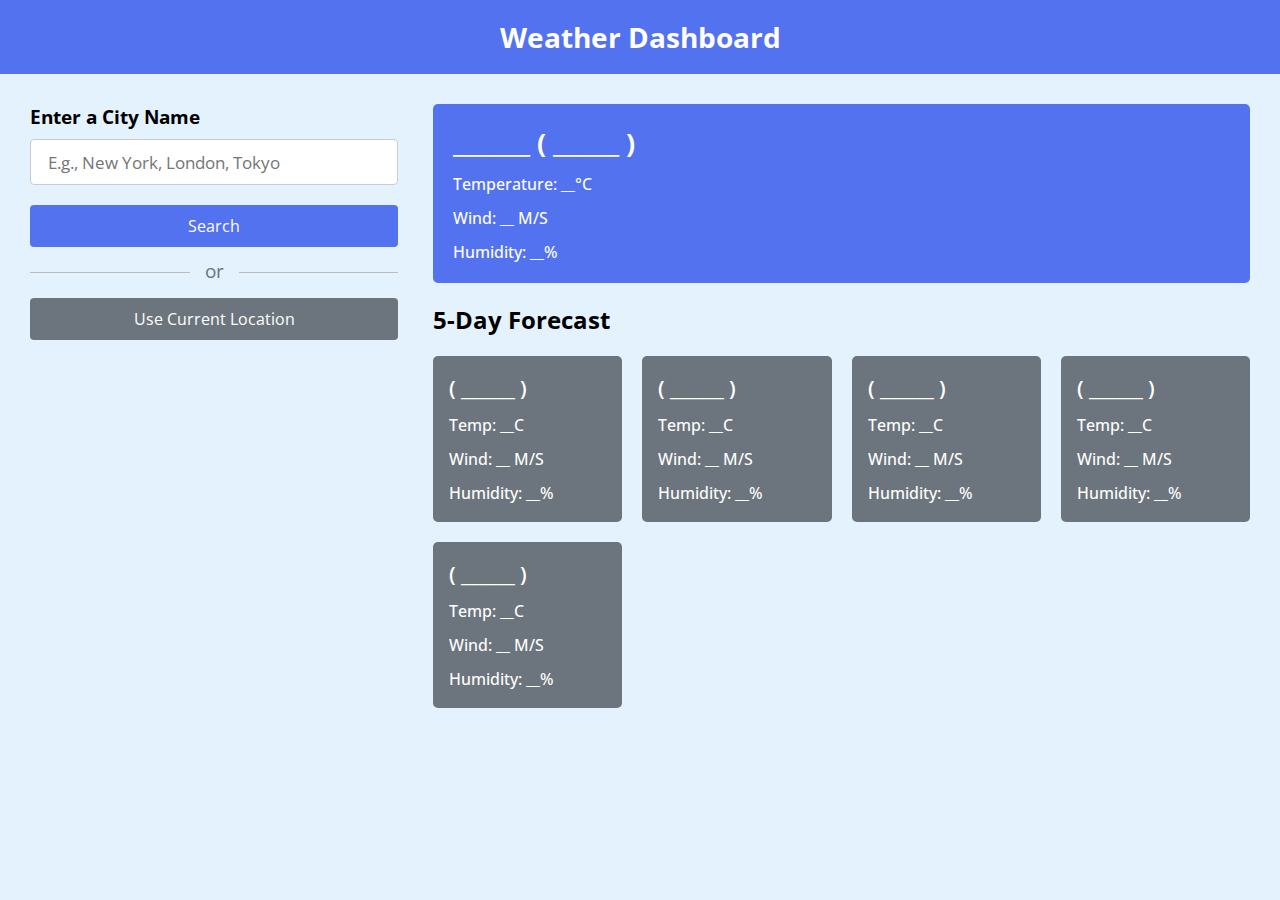
<file: web develoment/weather forcast/index.html>
<!DOCTYPE html>
<!-- Coding By CodingNepal - www.codingnepalweb.com -->
<html lang="en">
  <head>
    <meta charset="utf-8">
    <title>Weather App Project JavaScript | CodingNepal</title>
    <link rel="stylesheet" href="style.css">
    <meta name="viewport" content="width=device-width, initial-scale=1.0">
    <script src="script.js" defer></script>
  </head>
  <body>
    <h1>Weather Dashboard</h1>
    <div class="container">
      <div class="weather-input">
        <h3>Enter a City Name</h3>
        <input class="city-input" type="text" placeholder="E.g., New York, London, Tokyo">
        <button class="search-btn">Search</button>
        <div class="separator"></div>
        <button class="location-btn">Use Current Location</button>
      </div>
      <div class="weather-data">
        <div class="current-weather">
          <div class="details">
            <h2>_______ ( ______ )</h2>
            <h6>Temperature: __°C</h6>
            <h6>Wind: __ M/S</h6>
            <h6>Humidity: __%</h6>
          </div>
        </div>
        <div class="days-forecast">
          <h2>5-Day Forecast</h2>
          <ul class="weather-cards">
            <li class="card">
              <h3>( ______ )</h3>
              <h6>Temp: __C</h6>
              <h6>Wind: __ M/S</h6>
              <h6>Humidity: __%</h6>
            </li>
            <li class="card">
              <h3>( ______ )</h3>
              <h6>Temp: __C</h6>
              <h6>Wind: __ M/S</h6>
              <h6>Humidity: __%</h6>
            </li>
            <li class="card">
              <h3>( ______ )</h3>
              <h6>Temp: __C</h6>
              <h6>Wind: __ M/S</h6>
              <h6>Humidity: __%</h6>
            </li>
            <li class="card">
              <h3>( ______ )</h3>
              <h6>Temp: __C</h6>
              <h6>Wind: __ M/S</h6>
              <h6>Humidity: __%</h6>
            </li>
            <li class="card">
              <h3>( ______ )</h3>
              <h6>Temp: __C</h6>
              <h6>Wind: __ M/S</h6>
              <h6>Humidity: __%</h6>
            </li>
          </ul>
        </div>
      </div>
    </div>
    
  </body>
</html>
</file>
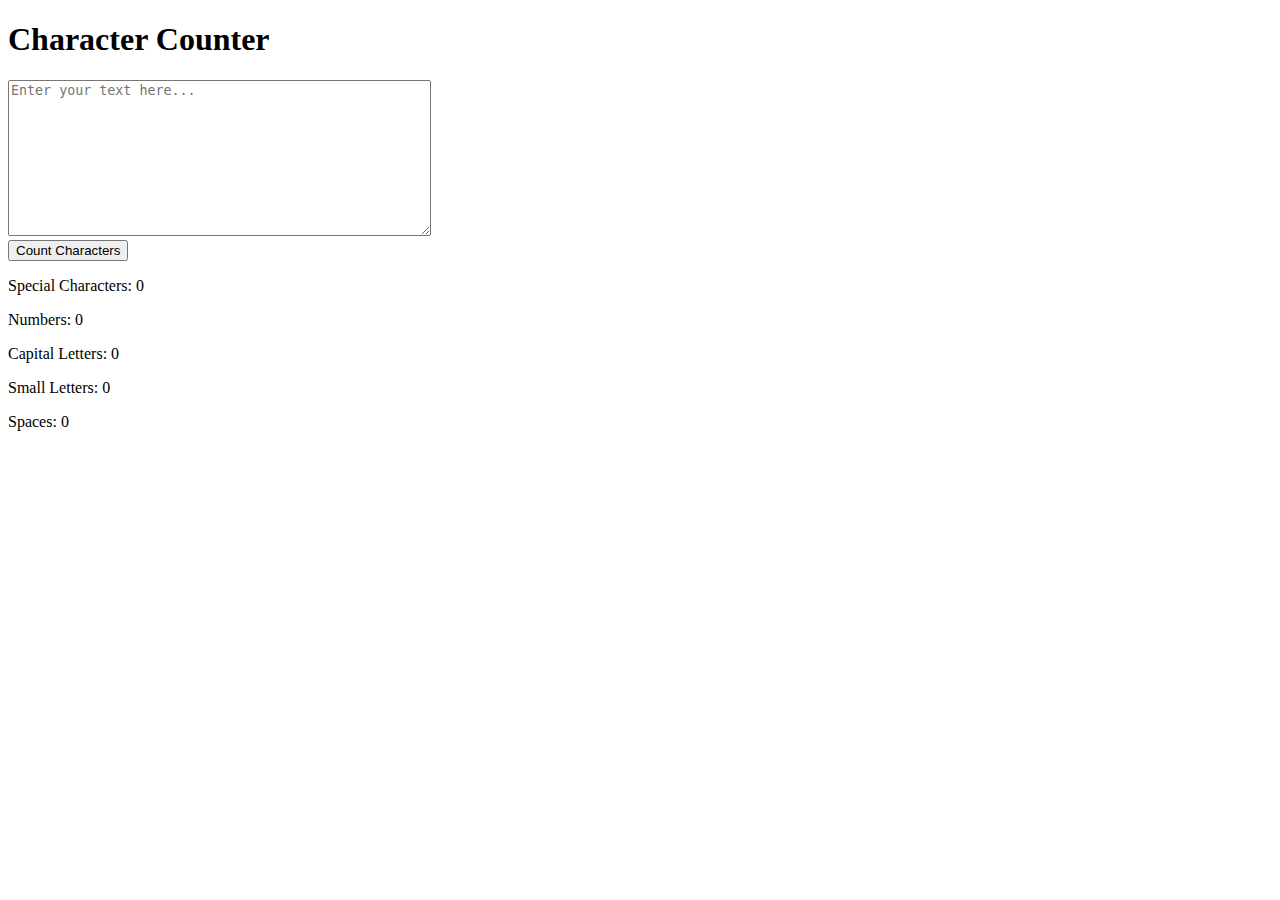
<file: web develoment/charecter counter/wordcounter.html>
<!DOCTYPE html><table type="center">
<html>
<body>
    <h1>Character Counter</h1>
    <textarea id="textInput" rows="10" cols="50" placeholder="Enter your text here..."></textarea><br>
    <button onclick="countCharacters()">Count Characters</button>
    <p id="specialCharCountResult">Special Characters: 0</p>
    <p id="numberCountResult">Numbers: 0</p>
    <p id="capitalLetterCountResult">Capital Letters: 0</p>
    <p id="smallLetterCountResult">Small Letters: 0</p>
    <p id="spaceCountResult">Spaces: 0</p>
    <script>
        function countCharacters() {
            let text = document.getElementById('textInput').value;
            let specialCharCount = (text.match(/[^a-zA-Z0-9\s]/g) || []).length;
            let numberCount = (text.match(/\d/g) || []).length;
            let capitalLetterCount = (text.match(/[A-Z]/g) || []).length;
            let smallLetterCount = (text.match(/[a-z]/g) || []).length;
            let spaceCount = (text.match(/\s/g) || []).length;
            document.getElementById('specialCharCountResult').innerText = "Special Characters: " + specialCharCount;
            document.getElementById('numberCountResult').innerText = "Numbers: " + numberCount;
            document.getElementById('capitalLetterCountResult').innerText = "Capital Letters: " + capitalLetterCount;
            document.getElementById('smallLetterCountResult').innerText = "Small Letters: " + smallLetterCount;
            document.getElementById('spaceCountResult').innerText = "Spaces: " + spaceCount;
        }
    </script>
</body>
</table>
</html>
</file>
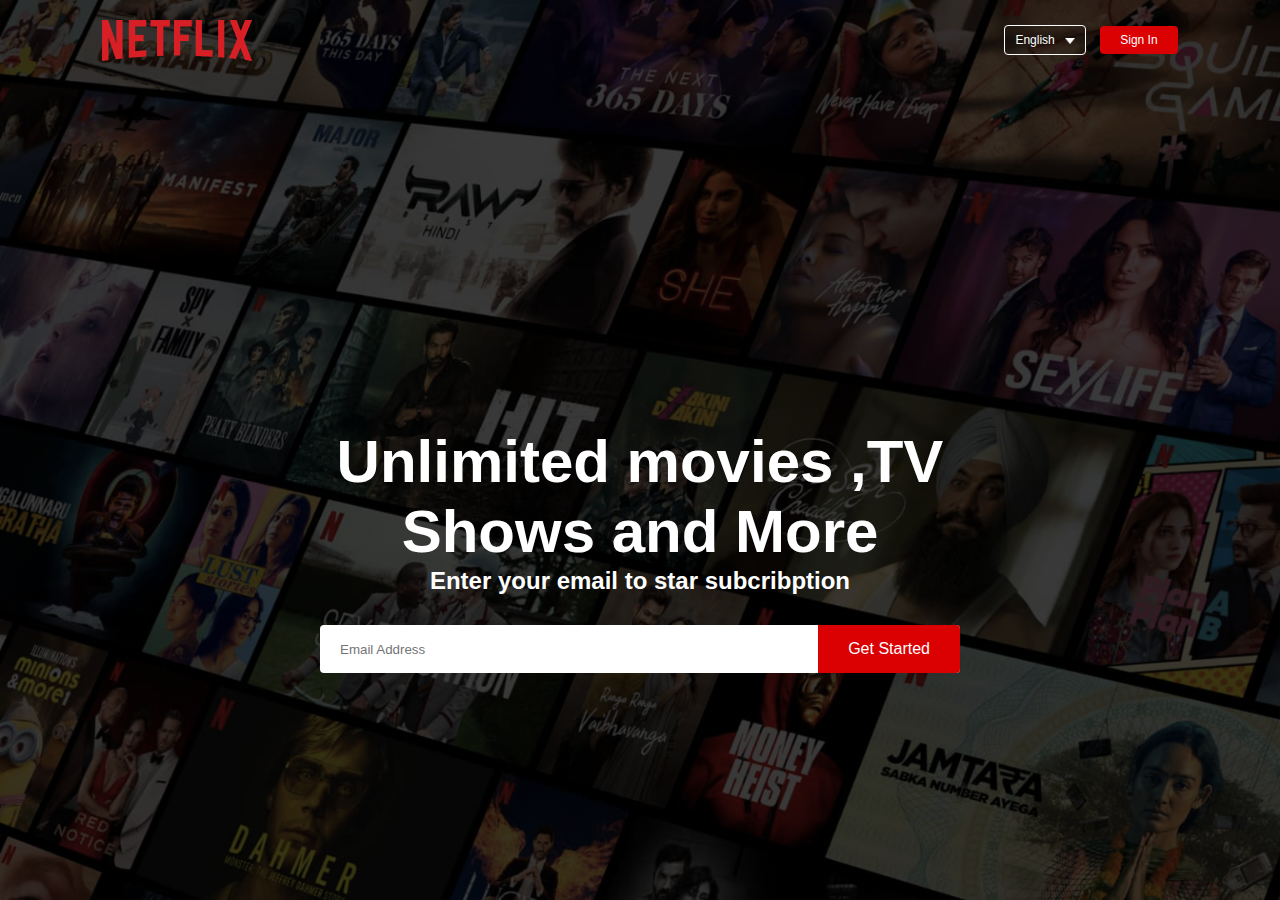
<file: web develoment/netflix clone/netfix.html>
<!DOCTYPE html>
<html lang="en">
<head>
  <meta charset="UTF-8">
  <meta name="viewport" content="width=device-width, initial-scale=1.0">
  <title>Netflix Website Clone </title>
  <link rel="stylesheet" href="styles.css">
</head>
<body>
  <div class="header">
    <nav>
      <img src="images/logo.png" class="logo">
      <div>
        <button class="language-btn">English<img src="images/down-icon.png"></button>
        <button>Sign In</button>
      </div>

    </nav>
    <div class="header-content">
      <h1>Unlimited movies ,TV Shows and More</h1>
      <p><h2>Enter your email to star subcribption</h2></p>
      <form class="sign-up">
        <input type="email" placeholder="Email Address" required>
        <button type="submit">Get Started</button>
      </form>
    </div>
  </div>
</body>
</html>
</file>
<file: web develoment/weather forcast/style.css>
/* Import Google font - Open Sans */
@import url('https://fonts.googleapis.com/css2?family=Open+Sans:wght@400;500;600;700&display=swap');
* {
  margin: 0;
  padding: 0;
  box-sizing: border-box;
  font-family: 'Open Sans', sans-serif;
}
body {
  background: #E3F2FD;
}
h1 {
  background: #5372F0;
  font-size: 1.75rem;
  text-align: center;
  padding: 18px 0;
  color: #fff;
}
.container {
  display: flex;
  gap: 35px;
  padding: 30px;
}
.weather-input {
  width: 550px;
}
.weather-input input {
  height: 46px;
  width: 100%;
  outline: none;
  font-size: 1.07rem;
  padding: 0 17px;
  margin: 10px 0 20px 0;
  border-radius: 4px;
  border: 1px solid #ccc;
}
.weather-input input:focus {
  padding: 0 16px;
  border: 2px solid #5372F0;
}
.weather-input .separator {
  height: 1px;
  width: 100%;
  margin: 25px 0;
  background: #BBBBBB;
  display: flex;
  align-items: center;
  justify-content: center;
}
.weather-input .separator::before{
  content: "or";
  color: #6C757D;
  font-size: 1.18rem;
  padding: 0 15px;
  margin-top: -4px;
  background: #E3F2FD;
}
.weather-input button {
  width: 100%;
  padding: 10px 0;
  cursor: pointer;
  outline: none;
  border: none;
  border-radius: 4px;
  font-size: 1rem;
  color: #fff;
  background: #5372F0;
  transition: 0.2s ease;
}
.weather-input .search-btn:hover {
  background: #2c52ed;
}
.weather-input .location-btn {
  background: #6C757D;
}
.weather-input .location-btn:hover {
  background: #5c636a;
}
.weather-data {
  width: 100%;
}
.weather-data .current-weather {
  color: #fff;
  background: #5372F0;
  border-radius: 5px;
  padding: 20px 70px 20px 20px;
  display: flex;
  justify-content: space-between;
}
.current-weather h2 {
  font-weight: 700;
  font-size: 1.7rem;
}
.weather-data h6 {
  margin-top: 12px;
  font-size: 1rem;
  font-weight: 500;
}
.current-weather .icon {
  text-align: center;
}
.current-weather .icon img {
  max-width: 120px;
  margin-top: -15px;
}
.current-weather .icon h6 {
  margin-top: -10px;
  text-transform: capitalize;
}
.days-forecast h2 {
  margin: 20px 0;
  font-size: 1.5rem;
}
.days-forecast .weather-cards {
  display: flex;
  gap: 20px;
}
.weather-cards .card {
  color: #fff;
  padding: 18px 16px;
  list-style: none;
  width: calc(100% / 5);
  background: #6C757D;
  border-radius: 5px;
}
.weather-cards .card h3 {
  font-size: 1.3rem;
  font-weight: 600;
}
.weather-cards .card img {
  max-width: 70px;
  margin: 5px 0 -12px 0;
}

@media (max-width: 1400px) {
  .weather-data .current-weather {
    padding: 20px;
  }
  .weather-cards {
    flex-wrap: wrap;
  }
  .weather-cards .card {
    width: calc(100% / 4 - 15px);
  }
}
@media (max-width: 1200px) {
  .weather-cards .card {
    width: calc(100% / 3 - 15px);
  }
}
@media (max-width: 950px) {
  .weather-input {
    width: 450px;
  }
  .weather-cards .card {
    width: calc(100% / 2 - 10px);
  }
}
@media (max-width: 750px) {
  h1 {
    font-size: 1.45rem;
    padding: 16px 0;
  }
  .container {
    flex-wrap: wrap;
    padding: 15px;
  }
  .weather-input {
    width: 100%;
  }
  .weather-data h2 {
    font-size: 1.35rem;
  }
}
</file>
<file: web develoment/netflix clone/styles.css>
/* Global reset and styles */
*, *::before, *::after {
  margin: 0;
  padding: 0;
  box-sizing: border-box;
}

body {
  font-family: 'Poppins', sans-serif;
  background: #000;
  color: #fff;
  margin: 0;
  padding: 0;
  width: 100%;
  height: 100vh;
  background-image: linear-gradient(rgba(0,0,0,0.7), rgba(0,0,0,0.7)), url(images/header-image.png);
  background-size: cover;
  background-position: center;
  padding: 10px 8%;
  position: relative;
}
nav{
  display: flex;
  align-items: center;
  justify-content: space-between;
  padding: 10px 0%;
}
.logo{
  width: 150px;
  cursor: pointer;

}
nav button{
  border: 0;
  outline: 0;
  background: #db0001;
  color: #fff;
  padding: 7px 20px;
  font-size: 12px;
  border-radius: 4px;
  margin-left: 10px;
  cursor: pointer;
}
.language-btn{
  background-color: transparent;
  display: inline;
  align-items: center;
  border: 1px solid #fff;
  padding: 7px 10px;

}
.language-btn img{
  width: 10px;
  margin-left: 10px;
}
.header-content{
  position: absolute;
  top: 50%;
  left: 50%;
  transform: translate(-50%,-50%);
  text-align: center;
  margin-top: 100px;
}
.header-content h1{
  font-size: 60px;
  line-height: 70px;
  font-weight: 600;
  max-width: 650;


}
.sign-up{
  background-color: #fff;
  border-radius: 4px;
  display: flex;
  align-items: center;
  margin-top: 30px;
  overflow: hidden;
}
.sign-up input{
  flex: 1;
  border: 0;
  outline: 0;
  margin-left: 20px;

}
.sign-up button{
  background: #db0001;
  border: 0;
  outline: 0;
  color: #fff;
  font-size: 16px;
  cursor: pointer;
  padding: 15px 30px;
  
}
</file>
